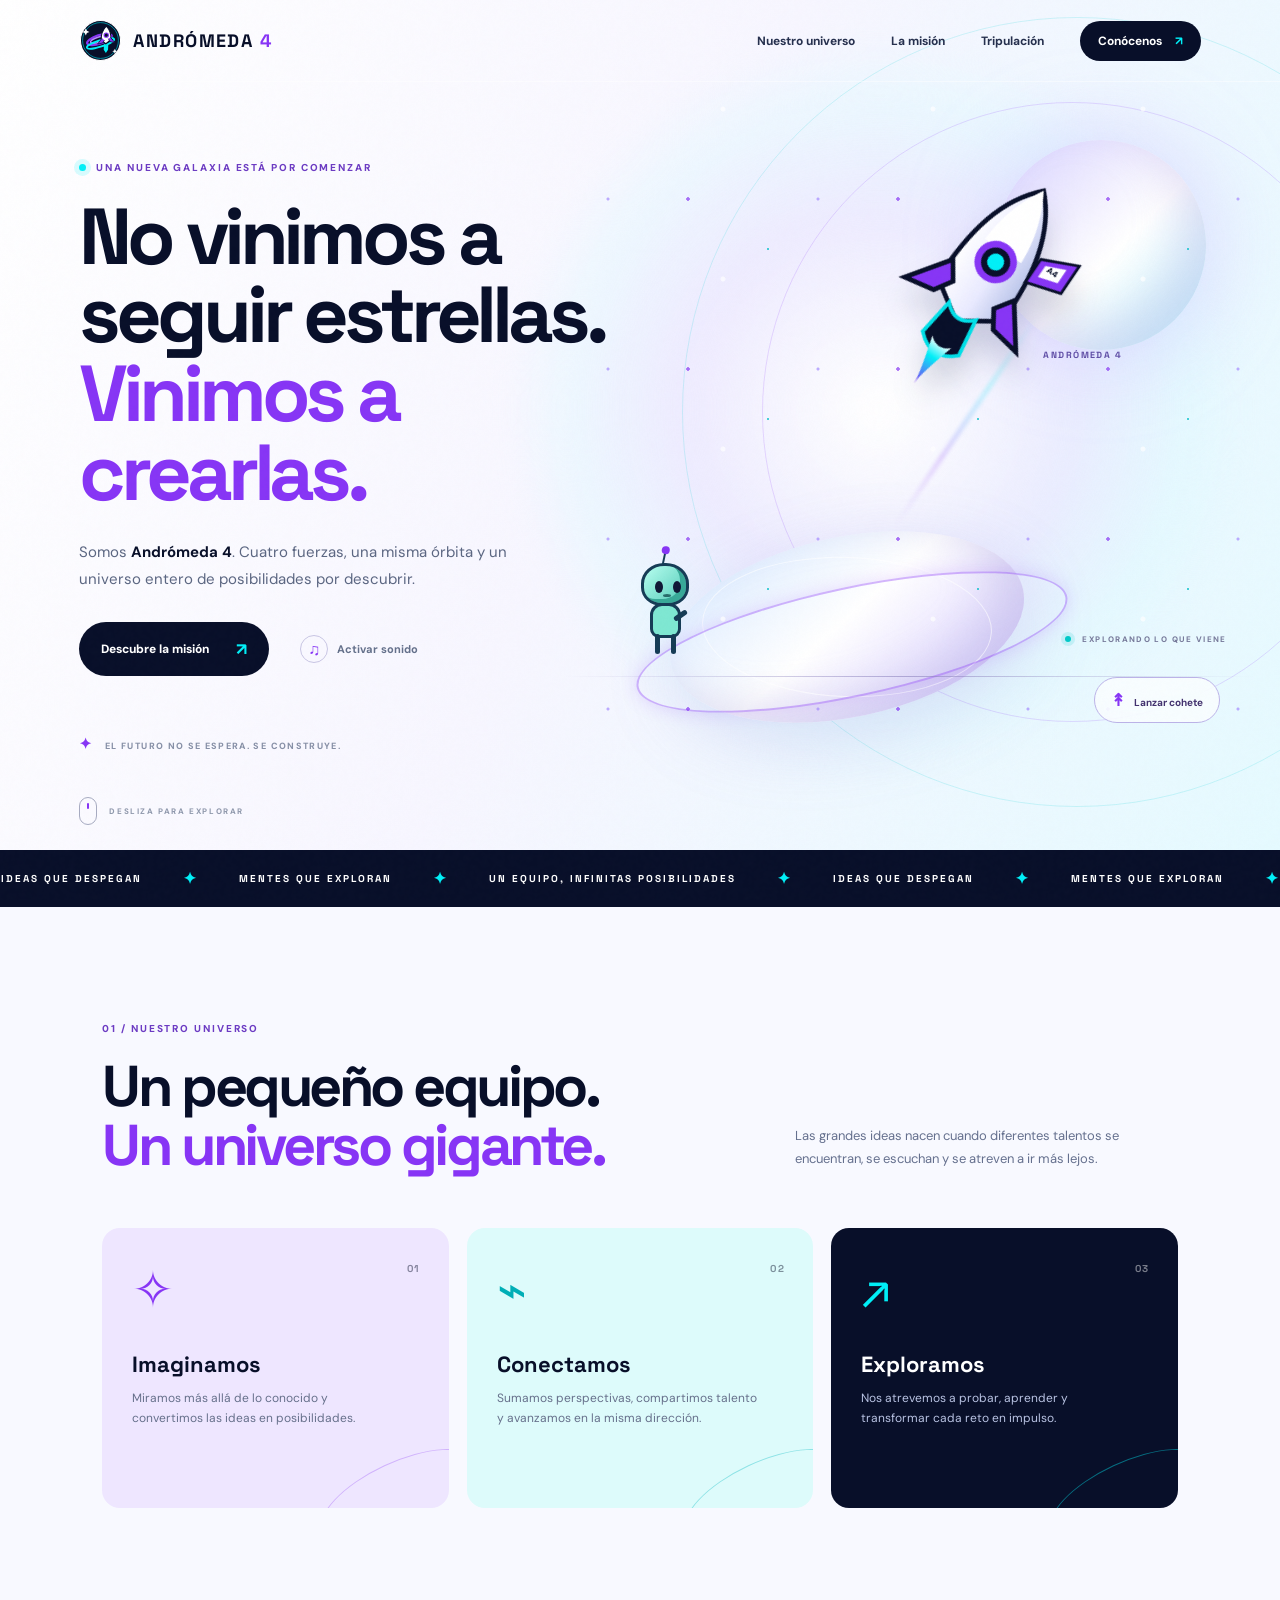
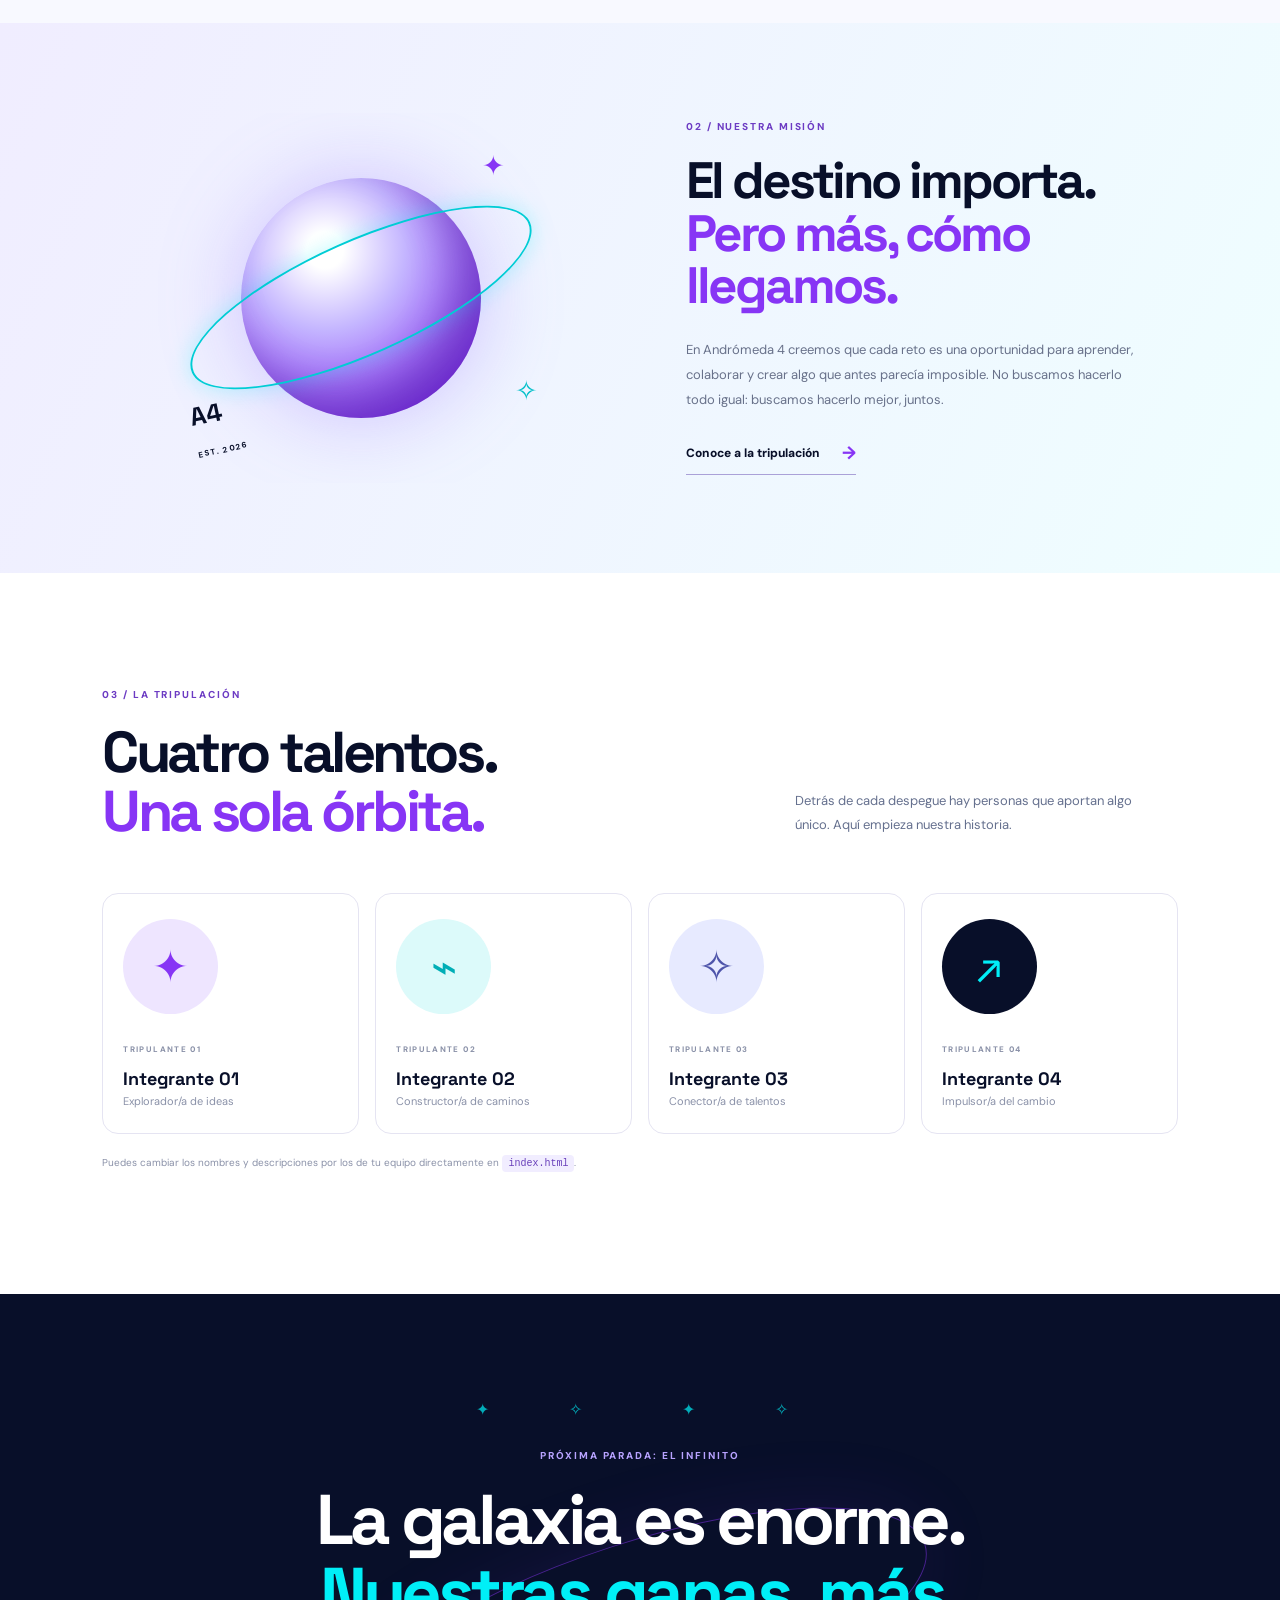
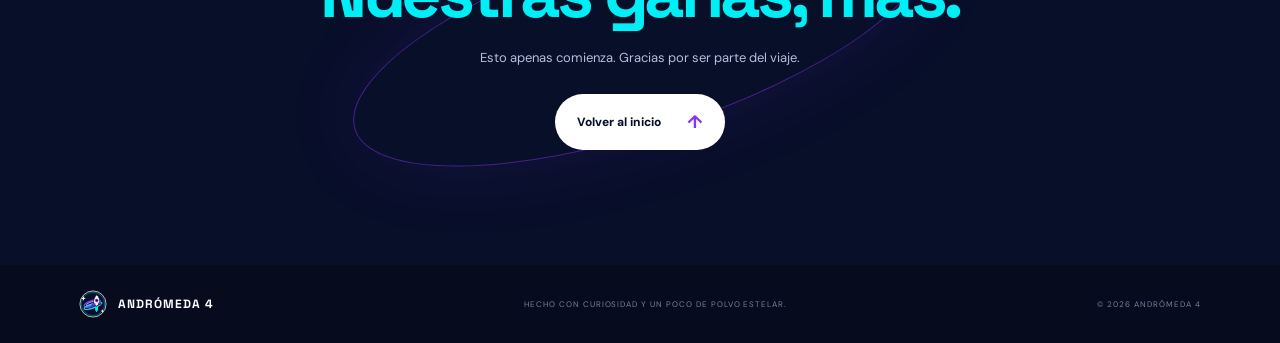
<file: index.html>
<!doctype html>
<html lang="es">
<head>
  <meta charset="utf-8">
  <meta name="viewport" content="width=device-width, initial-scale=1">
  <meta name="theme-color" content="#080f29">
  <meta name="description" content="Andrómeda 4 — exploramos nuevas ideas, creamos en equipo y llegamos más lejos.">
  <title>Andrómeda 4 | Más allá de lo posible</title>
  <link rel="icon" href="assets/favicon.svg" type="image/svg+xml">
  <link rel="preconnect" href="https://fonts.googleapis.com">
  <link rel="preconnect" href="https://fonts.gstatic.com" crossorigin>
  <link href="https://fonts.googleapis.com/css2?family=DM+Sans:wght@400;500;600;700;800&family=Space+Grotesk:wght@400;500;600;700&display=swap" rel="stylesheet">
  <link rel="stylesheet" href="styles.css">
</head>
<body>
  <div class="sky-noise" aria-hidden="true"></div>
  <header class="topbar">
    <a class="brand" href="#inicio" aria-label="Andrómeda 4, inicio">
      <img src="assets/logo.svg" alt="" class="brand-mark">
      <span>ANDRÓMEDA <b>4</b></span>
    </a>
    <button class="menu-toggle" aria-label="Abrir menú" aria-expanded="false"><span></span><span></span></button>
    <nav class="nav" aria-label="Navegación principal">
      <a href="#universo">Nuestro universo</a>
      <a href="#mision">La misión</a>
      <a href="#tripulacion">Tripulación</a>
      <a class="nav-cta" href="#contacto">Conócenos <span>↗</span></a>
    </nav>
  </header>

  <main>
    <section class="hero" id="inicio">
      <div class="sun-glow" aria-hidden="true"></div>
      <div class="orbit orbit-one" aria-hidden="true"></div>
      <div class="orbit orbit-two" aria-hidden="true"></div>
      <div class="hero-copy">
        <div class="eyebrow"><span class="eyebrow-dot"></span> UNA NUEVA GALAXIA ESTÁ POR COMENZAR</div>
        <h1>No vinimos a<br>seguir estrellas.<br><span>Vinimos a crearlas.</span></h1>
        <p class="hero-lead">Somos <strong>Andrómeda 4</strong>. Cuatro fuerzas, una misma órbita y un universo entero de posibilidades por descubrir.</p>
        <div class="hero-actions">
          <a class="button button-primary" href="#mision">Descubre la misión <span>↗</span></a>
          <button class="sound-button" id="soundToggle" type="button" aria-pressed="false"><span class="sound-icon">♫</span><span id="soundLabel">Activar sonido</span></button>
        </div>
        <div class="hero-footnote"><span class="tiny-star">✦</span> EL FUTURO NO SE ESPERA. SE CONSTRUYE.</div>
      </div>

      <div class="space-scene" aria-label="Ilustración animada de un cohete Andrómeda y un pequeño alien explorador">
        <div class="planet planet-back"></div>
        <div class="planet planet-front"><span></span></div>
        <div class="planet-ring"></div>
        <div class="starfield starfield-a"></div><div class="starfield starfield-b"></div>
        <div class="launch-trail"></div>
        <div class="rocket-wrap" id="rocket">
          <svg class="rocket" viewBox="0 0 180 260" role="img" aria-label="Cohete blanco y violeta con una bandera de Andrómeda 4">
            <defs>
              <linearGradient id="rocketBody" x1="0" x2="1"><stop stop-color="#fff"/><stop offset=".55" stop-color="#e9eaff"/><stop offset="1" stop-color="#b9c4e9"/></linearGradient>
              <linearGradient id="flame" x1="0" x2="0" y1="0" y2="1"><stop stop-color="#fff"/><stop offset=".35" stop-color="#00eff7"/><stop offset="1" stop-color="#8735f5"/></linearGradient>
            </defs>
            <path d="M90 12 C58 44 48 91 49 151 L90 178 L131 151 C132 91 122 44 90 12Z" fill="url(#rocketBody)" stroke="#080f29" stroke-width="5"/>
            <path d="M90 12 C72 42 68 68 67 89 L113 89 C112 68 108 42 90 12Z" fill="#fff"/>
            <circle cx="90" cy="103" r="19" fill="#080f29" stroke="#8735f5" stroke-width="7"/><circle cx="90" cy="103" r="9" fill="#00eff7"/>
            <path d="M51 126 L19 170 L52 164 L64 145Z" fill="#8735f5" stroke="#080f29" stroke-width="5"/><path d="M129 126 L161 170 L128 164 L116 145Z" fill="#8735f5" stroke="#080f29" stroke-width="5"/>
            <path d="M73 166 Q90 183 107 166 L113 207 Q90 229 67 207Z" fill="#080f29" stroke="#00dfe7" stroke-width="4"/>
            <path d="M78 205 Q90 247 90 258 Q90 247 102 205 Q90 216 78 205Z" fill="url(#flame)"/>
            <path d="M128 74 L166 57 L166 92 L128 103Z" fill="#8735f5" stroke="#080f29" stroke-width="3"/><path d="M136 77 L157 68 L157 85 L136 91Z" fill="#fff"/><text x="146" y="82" font-size="9" font-weight="800" text-anchor="middle" fill="#080f29">A4</text>
          </svg>
          <span class="rocket-label">ANDRÓMEDA 4</span>
        </div>
        <div class="alien" id="alien" aria-label="Alien explorador caminando">
          <div class="alien-antenna"></div><div class="alien-head"><i></i><i></i><b></b></div>
          <div class="alien-body"><span class="alien-arm"></span></div>
          <div class="alien-legs"><i></i><i></i></div>
        </div>
        <div class="ground-line"></div>
        <div class="scene-caption"><span class="caption-pulse"></span> EXPLORANDO LO QUE VIENE</div>
        <button class="launch-button" id="launchButton" type="button"><span>↟</span> Lanzar cohete</button>
      </div>
      <a class="scroll-cue" href="#universo"><span></span> DESLIZA PARA EXPLORAR</a>
    </section>

    <section class="ticker" aria-label="Lema del equipo"><div class="ticker-track"><span>IDEAS QUE DESPEGAN</span><i>✦</i><span>MENTES QUE EXPLORAN</span><i>✦</i><span>UN EQUIPO, INFINITAS POSIBILIDADES</span><i>✦</i><span>IDEAS QUE DESPEGAN</span><i>✦</i><span>MENTES QUE EXPLORAN</span><i>✦</i></div></section>

    <section class="section universe" id="universo">
      <div class="section-kicker">01 / NUESTRO UNIVERSO</div>
      <div class="section-heading"><h2>Un pequeño equipo.<br><em>Un universo gigante.</em></h2><p>Las grandes ideas nacen cuando diferentes talentos se encuentran, se escuchan y se atreven a ir más lejos.</p></div>
      <div class="values-grid">
        <article class="value-card value-purple"><div class="value-symbol">✧</div><span class="value-number">01</span><h3>Imaginamos</h3><p>Miramos más allá de lo conocido y convertimos las ideas en posibilidades.</p><div class="card-orbit"></div></article>
        <article class="value-card value-cyan"><div class="value-symbol">⌁</div><span class="value-number">02</span><h3>Conectamos</h3><p>Sumamos perspectivas, compartimos talento y avanzamos en la misma dirección.</p><div class="card-orbit"></div></article>
        <article class="value-card value-navy"><div class="value-symbol">↗</div><span class="value-number">03</span><h3>Exploramos</h3><p>Nos atrevemos a probar, aprender y transformar cada reto en impulso.</p><div class="card-orbit"></div></article>
      </div>
    </section>

    <section class="mission" id="mision">
      <div class="mission-art"><div class="mission-planet"></div><div class="mission-star s1">✦</div><div class="mission-star s2">✧</div><div class="mission-orbit"></div><div class="mission-stamp">A4<br><small>EST. 2026</small></div></div>
      <div class="mission-copy"><div class="section-kicker">02 / NUESTRA MISIÓN</div><h2>El destino importa.<br><em>Pero más, cómo llegamos.</em></h2><p>En Andrómeda 4 creemos que cada reto es una oportunidad para aprender, colaborar y crear algo que antes parecía imposible. No buscamos hacerlo todo igual: buscamos hacerlo mejor, juntos.</p><a class="text-link" href="#tripulacion">Conoce a la tripulación <span>→</span></a></div>
    </section>

    <section class="section crew" id="tripulacion">
      <div class="section-kicker">03 / LA TRIPULACIÓN</div>
      <div class="section-heading"><h2>Cuatro talentos.<br><em>Una sola órbita.</em></h2><p>Detrás de cada despegue hay personas que aportan algo único. Aquí empieza nuestra historia.</p></div>
      <div class="crew-grid">
        <article class="crew-card"><div class="crew-avatar avatar-one">✦</div><span>TRIPULANTE 01</span><h3>Integrante 01</h3><p>Explorador/a de ideas</p></article>
        <article class="crew-card"><div class="crew-avatar avatar-two">⌁</div><span>TRIPULANTE 02</span><h3>Integrante 02</h3><p>Constructor/a de caminos</p></article>
        <article class="crew-card"><div class="crew-avatar avatar-three">✧</div><span>TRIPULANTE 03</span><h3>Integrante 03</h3><p>Conector/a de talentos</p></article>
        <article class="crew-card"><div class="crew-avatar avatar-four">↗</div><span>TRIPULANTE 04</span><h3>Integrante 04</h3><p>Impulsor/a del cambio</p></article>
      </div>
      <p class="edit-note">Puedes cambiar los nombres y descripciones por los de tu equipo directamente en <code>index.html</code>.</p>
    </section>

    <section class="final-cta" id="contacto">
      <div class="cta-stars">✦　　✧　　 ✦　　✧</div><div class="section-kicker">PRÓXIMA PARADA: EL INFINITO</div>
      <h2>La galaxia es enorme.<br><em>Nuestras ganas, más.</em></h2>
      <p>Esto apenas comienza. Gracias por ser parte del viaje.</p>
      <a class="button button-light" href="#inicio">Volver al inicio <span>↑</span></a>
      <div class="cta-orbit"></div>
    </section>
  </main>

  <footer class="footer"><a class="footer-brand" href="#inicio"><img src="assets/logo.svg" alt=""> ANDRÓMEDA 4</a><span>HECHO CON CURIOSIDAD Y UN POCO DE POLVO ESTELAR.</span><span>© 2026 ANDRÓMEDA 4</span></footer>
  <div class="sound-status" id="soundStatus" aria-live="polite"></div>
  <script src="script.js"></script>
</body>
</html>
</file>
<file: styles.css>
:root{--navy:#080f29;--purple:#8735f5;--cyan:#00eff7;--white:#fff;--ink:#101735;--lav:#eee8ff;--muted:#65708e;--font:'DM Sans',sans-serif;--display:'Space Grotesk',sans-serif}*{box-sizing:border-box}html{scroll-behavior:smooth}body{margin:0;background:#f8f9ff;color:var(--navy);font-family:var(--font);overflow-x:hidden}.sky-noise{position:fixed;inset:0;pointer-events:none;z-index:10;opacity:.13;background-image:url("data:image/svg+xml,%3Csvg viewBox='0 0 180 180' xmlns='http://www.w3.org/2000/svg'%3E%3Cfilter id='n'%3E%3CfeTurbulence type='fractalNoise' baseFrequency='.9' numOctaves='3' stitchTiles='stitch'/%3E%3C/filter%3E%3Crect width='100%25' height='100%25' filter='url(%23n)' opacity='.13'/%3E%3C/svg%3E")}.topbar{height:82px;display:flex;align-items:center;justify-content:space-between;padding:0 6.2%;position:absolute;z-index:20;top:0;left:0;width:100%;border-bottom:1px solid #ffffff70}.brand,.footer-brand{display:flex;align-items:center;gap:11px;text-decoration:none;color:var(--navy);font-family:var(--display);font-size:18px;font-weight:700;letter-spacing:.08em}.brand-mark{width:43px;height:43px}.brand b{color:var(--purple)}.nav{display:flex;align-items:center;gap:36px}.nav a{font-size:12px;font-weight:700;color:#26304e;text-decoration:none;transition:.2s}.nav a:hover{color:var(--purple)}.nav .nav-cta{background:var(--navy);color:white;padding:12px 18px;border-radius:30px}.nav-cta span{color:var(--cyan);margin-left:10px}.menu-toggle{display:none}.hero{min-height:790px;height:min(850px,100svh);padding:155px 6.2% 90px;position:relative;display:flex;align-items:center;overflow:hidden;background:linear-gradient(115deg,#fff 0%,#f7f6ff 48%,#e5faff 100%)}.sun-glow{position:absolute;width:750px;height:750px;border-radius:50%;right:2%;top:4%;background:radial-gradient(circle,#fff 0%,#e7e0ff80 36%,#d7faff50 58%,transparent 70%);filter:blur(12px)}.hero-copy{position:relative;z-index:4;width:49%;max-width:650px}.eyebrow,.section-kicker{font-size:10px;letter-spacing:.19em;font-weight:800;color:#6c3bc3}.eyebrow{display:flex;align-items:center;gap:10px;margin-bottom:24px}.eyebrow-dot{height:7px;width:7px;background:var(--cyan);border-radius:50%;box-shadow:0 0 0 5px #00eff726}.hero h1{font:700 clamp(48px,6.2vw,86px)/.99 var(--display);letter-spacing:-.065em;margin:0;color:var(--navy)}.hero h1 span,.section-heading h2 em,.mission-copy h2 em,.final-cta h2 em{font-style:normal;color:var(--purple)}.hero-lead{font-size:15px;line-height:1.8;color:#5b6682;max-width:470px;margin:27px 0 29px}.hero-lead strong{color:var(--navy)}.hero-actions{display:flex;align-items:center;gap:25px}.button{display:inline-flex;align-items:center;gap:26px;text-decoration:none;border-radius:40px;padding:16px 22px;font-size:12px;font-weight:800;transition:transform .25s,box-shadow .25s}.button:hover{transform:translateY(-3px);box-shadow:0 12px 28px #080f2926}.button-primary{background:var(--navy);color:white}.button-primary span{color:var(--cyan);font-size:17px}.sound-button{border:0;background:none;display:flex;align-items:center;gap:9px;color:#64708b;font:700 11px var(--font);cursor:pointer}.sound-icon{height:28px;width:28px;border:1px solid #c9c6e4;border-radius:50%;display:grid;place-items:center;color:var(--purple);font-size:16px}.sound-button[aria-pressed=true] .sound-icon{background:var(--purple);color:white}.hero-footnote{font-size:9px;letter-spacing:.15em;font-weight:800;color:#8790a7;margin-top:58px}.tiny-star{color:var(--purple);font-size:15px;margin-right:8px}.space-scene{position:absolute;z-index:2;right:2%;top:11%;width:54%;height:78%;max-width:820px}.planet{position:absolute;border-radius:50%}.planet-back{width:210px;height:210px;right:7%;top:7%;background:linear-gradient(135deg,#d6d0ff,#fff 55%,#c2faff);box-shadow:inset -25px -25px 45px #9c8cdb45,0 0 90px #b6a4ff65;animation:float 8s ease-in-out infinite}.planet-front{width:360px;height:180px;left:15%;bottom:6%;background:linear-gradient(150deg,#d6e8ff,#fff 48%,#d5caff);box-shadow:inset -25px -20px 45px #a7a2d755,0 20px 70px #8e8cda35;transform:rotate(-12deg)}.planet-front span{position:absolute;inset:20px 35px;border:1px solid #fff9;border-radius:50%;transform:rotate(14deg)}.planet-ring{position:absolute;width:440px;height:110px;left:10%;bottom:9%;border:2px solid #8735f55c;border-radius:50%;transform:rotate(-12deg);box-shadow:0 0 18px #8735f52b}.orbit{position:absolute;border:1px solid #8735f52a;border-radius:50%;pointer-events:none}.orbit-one{width:620px;height:620px;right:-8%;top:12%}.orbit-two{width:790px;height:790px;right:-15%;top:2%;border-color:#00cdd32a}.starfield{position:absolute;inset:0;background-repeat:repeat;background-size:210px 170px;opacity:.7}.starfield-a{background-image:radial-gradient(circle,#8735f5 1.5px,transparent 2px),radial-gradient(circle,#00bfc9 1px,transparent 1.5px);background-position:20px 20px,100px 70px;animation:twinkle 4s ease-in-out infinite alternate}.starfield-b{background-image:radial-gradient(circle,#fff 2px,transparent 3px),radial-gradient(circle,#a58cff 1px,transparent 2px);background-position:55px 100px,150px 20px;animation:twinkle 3s ease-in-out infinite alternate-reverse}.rocket-wrap{position:absolute;width:170px;left:48%;top:10%;transform:rotate(34deg);z-index:5;animation:rocketFloat 5s ease-in-out infinite}.rocket{width:100%;filter:drop-shadow(12px 18px 14px #18234a2b)}.rocket-label{position:absolute;top:48%;left:100%;white-space:nowrap;font:700 9px var(--display);letter-spacing:.16em;color:#5f4da6;transform:rotate(-34deg)}.launch-trail{position:absolute;left:58%;top:30%;height:260px;width:3px;border-radius:100%;background:linear-gradient(transparent,#00eff7,#8735f5,transparent);filter:blur(2px);transform:rotate(34deg);opacity:.35}.alien{position:absolute;z-index:6;left:10%;bottom:14%;width:64px;height:105px;animation:walk 9s linear infinite}.alien-head{position:absolute;left:9px;top:4px;width:48px;height:43px;background:linear-gradient(135deg,#b8fff0,#51c9b7);border:3px solid #153b55;border-radius:48% 48% 43% 43%;box-shadow:inset -6px -4px 0 #38a998}.alien-head i{position:absolute;top:15px;width:8px;height:12px;background:#101735;border-radius:50%;left:11px}.alien-head i:nth-child(2){left:29px}.alien-head b{position:absolute;bottom:6px;left:19px;width:8px;height:3px;border-radius:50%;background:#286c6a}.alien-antenna{position:absolute;top:-8px;left:31px;width:2px;height:15px;background:#153b55;transform:rotate(12deg)}.alien-antenna:after{content:'';position:absolute;top:-5px;left:-3px;width:8px;height:8px;border-radius:50%;background:var(--purple)}.alien-body{position:absolute;left:18px;top:44px;width:31px;height:35px;border:3px solid #153b55;border-radius:12px 12px 9px 9px;background:#7ee7d2}.alien-arm{position:absolute;right:-10px;top:7px;width:15px;height:5px;border-radius:5px;background:#153b55;transform:rotate(-35deg)}.alien-legs i{position:absolute;top:75px;left:23px;width:5px;height:20px;border-radius:5px;background:#153b55;transform-origin:top;animation:leg .45s ease-in-out infinite alternate}.alien-legs i:nth-child(2){left:39px;animation-delay:-.45s}.ground-line{position:absolute;left:0;right:0;bottom:12%;height:1px;background:linear-gradient(90deg,transparent,#8d83bd99,transparent)}.scene-caption{position:absolute;right:4%;bottom:17%;font-size:8px;letter-spacing:.17em;font-weight:800;color:#777a9b}.caption-pulse{display:inline-block;width:6px;height:6px;border-radius:50%;background:#00c9c9;margin-right:8px;box-shadow:0 0 0 4px #00c9c926}.launch-button{position:absolute;right:5%;bottom:5%;border:1px solid #bcb3e8;background:#ffffffa8;backdrop-filter:blur(10px);border-radius:30px;padding:11px 16px;color:#42316e;font:700 10px var(--font);cursor:pointer;transition:.2s}.launch-button:hover{background:var(--navy);color:white}.launch-button span{font-size:17px;color:var(--purple);margin-right:7px}.scroll-cue{position:absolute;bottom:25px;left:6.2%;font-size:8px;letter-spacing:.2em;font-weight:800;color:#9099ad;text-decoration:none;display:flex;align-items:center;gap:12px}.scroll-cue span{height:28px;width:18px;border:1px solid #a7abc1;border-radius:12px;position:relative}.scroll-cue span:after{content:'';position:absolute;top:5px;left:7px;width:2px;height:6px;border-radius:2px;background:var(--purple);animation:scroll 1.5s infinite}.ticker{background:var(--navy);color:#fff;overflow:hidden;padding:18px 0}.ticker-track{display:flex;align-items:center;justify-content:space-around;gap:40px;min-width:900px;white-space:nowrap;animation:marquee 26s linear infinite;font:700 10px var(--display);letter-spacing:.2em}.ticker-track i{font-style:normal;color:var(--cyan);font-size:16px}.section{padding:115px 8%}.section-kicker{margin-bottom:22px}.section-heading{display:flex;align-items:flex-end;justify-content:space-between;gap:40px;margin-bottom:52px}.section-heading h2,.mission-copy h2,.final-cta h2{font:700 clamp(37px,4.5vw,62px)/1.03 var(--display);letter-spacing:-.06em;margin:0}.section-heading p{max-width:350px;color:var(--muted);font-size:13px;line-height:1.8;margin:0 3% 5px 0}.values-grid{display:grid;grid-template-columns:repeat(3,1fr);gap:18px}.value-card{min-height:280px;padding:30px;border-radius:18px;position:relative;overflow:hidden}.value-purple{background:#eee6ff}.value-cyan{background:#ddfbfb}.value-navy{background:var(--navy);color:white}.value-symbol{font:50px var(--display);color:var(--purple);margin-bottom:28px}.value-cyan .value-symbol{color:#00aeb6}.value-navy .value-symbol{color:var(--cyan)}.value-number{position:absolute;right:28px;top:34px;font:700 10px var(--display);letter-spacing:.15em;opacity:.45}.value-card h3{font:700 22px var(--display);margin:0 0 10px}.value-card p{font-size:12px;line-height:1.7;color:#66708b;max-width:260px;margin:0}.value-navy p{color:#b9c3e3}.card-orbit{position:absolute;width:170px;height:70px;border:1px solid #8735f54a;border-radius:50%;right:-35px;bottom:-24px;transform:rotate(-25deg)}.value-cyan .card-orbit{border-color:#00b8be5c}.value-navy .card-orbit{border-color:#00eff76b}.mission{display:grid;grid-template-columns:1fr 1fr;align-items:center;gap:9%;padding:90px 10%;background:linear-gradient(115deg,#f0edff,#effeff)}.mission-art{height:370px;position:relative;display:grid;place-items:center;overflow:hidden}.mission-planet{width:240px;height:240px;border-radius:50%;background:radial-gradient(circle at 35% 30%,#fff 0 8%,#c4b5ff 35%,#8735f5 78%,#3d1b83 100%);box-shadow:0 0 80px #9b78ff65,inset -25px -25px 40px #3c207a55;animation:float 7s ease-in-out infinite}.mission-orbit{position:absolute;width:370px;height:115px;border:2px solid #00cdd5;border-radius:50%;transform:rotate(-24deg);box-shadow:0 0 22px #00eff744}.mission-stamp{position:absolute;bottom:23px;left:14%;font:700 25px var(--display);color:var(--navy);transform:rotate(-12deg)}.mission-stamp small{font:700 8px var(--font);letter-spacing:.18em}.mission-star{position:absolute;color:var(--purple);font-size:27px}.s1{top:35px;right:19%}.s2{bottom:75px;right:12%;color:#00bfc9}.mission-copy h2{font-size:clamp(36px,4vw,55px);margin-bottom:25px}.mission-copy p{color:#68718a;line-height:1.9;font-size:13px;max-width:470px}.text-link{display:inline-flex;gap:22px;align-items:center;margin-top:16px;color:var(--navy);text-decoration:none;font-size:12px;font-weight:800;border-bottom:1px solid #aaa1d8;padding-bottom:9px}.text-link span{color:var(--purple);font-size:18px}.crew{background:#fff}.crew-grid{display:grid;grid-template-columns:repeat(4,1fr);gap:16px}.crew-card{border:1px solid #e5e4f2;border-radius:16px;padding:25px 20px;transition:transform .25s,box-shadow .25s}.crew-card:hover{transform:translateY(-7px);box-shadow:0 18px 35px #1c1a4520}.crew-avatar{height:95px;width:95px;border-radius:50%;display:grid;place-items:center;font:44px var(--display);margin-bottom:22px}.avatar-one{background:#eee5ff;color:#8735f5}.avatar-two{background:#dcfafa;color:#00aeb6}.avatar-three{background:#e7eaff;color:#4e54aa}.avatar-four{background:#080f29;color:#00eff7}.crew-card>span{font-size:8px;letter-spacing:.17em;font-weight:800;color:#8a91a8}.crew-card h3{font:700 18px var(--display);margin:10px 0 4px}.crew-card p{font-size:11px;color:#8a91a8;margin:0}.edit-note{font-size:10px;color:#8a91a8;margin-top:22px}.edit-note code{background:#f1edff;padding:3px 6px;border-radius:4px;color:#6940ba}.final-cta{position:relative;overflow:hidden;text-align:center;padding:105px 20px 115px;background:var(--navy);color:white}.final-cta .section-kicker{color:#b8a3ff}.final-cta h2{font-size:clamp(42px,5.5vw,72px);position:relative;z-index:1}.final-cta h2 em{color:var(--cyan)}.final-cta p{color:#b4bfdc;font-size:13px;margin:20px 0 28px;position:relative;z-index:1}.button-light{background:white;color:var(--navy);position:relative;z-index:2}.button-light span{color:var(--purple);font-size:18px}.cta-stars{color:var(--cyan);letter-spacing:1em;margin-bottom:28px;opacity:.7}.cta-orbit{position:absolute;width:600px;height:190px;border:1px solid #8735f580;border-radius:50%;left:50%;top:50%;transform:translate(-50%,-20%) rotate(-18deg);box-shadow:0 0 80px #8735f51a}.footer{display:flex;align-items:center;justify-content:space-between;padding:25px 6.2%;background:#060b1d;color:#77819f}.footer-brand{color:white;font-size:12px}.footer-brand img{width:28px;height:28px}.footer>span{font-size:8px;letter-spacing:.12em}.sound-status{position:fixed;bottom:20px;right:20px;background:var(--navy);color:white;padding:10px 15px;border-radius:20px;font-size:10px;opacity:0;transform:translateY(8px);transition:.25s;z-index:30;pointer-events:none}.sound-status.show{opacity:1;transform:translateY(0)}.rocket.launching{animation:launch .95s cubic-bezier(.2,.7,.2,1) forwards!important}.rocket.launching+.rocket-label{opacity:0}@keyframes float{0%,100%{transform:translateY(0)}50%{transform:translateY(-15px)}}@keyframes rocketFloat{0%,100%{translate:0 0}50%{translate:12px -17px}}@keyframes twinkle{from{opacity:.25}to{opacity:.85}}@keyframes walk{0%{transform:translateX(0)}45%{transform:translateX(240px)}50%{transform:translateX(240px) scaleX(-1)}95%{transform:translateX(0) scaleX(-1)}100%{transform:translateX(0)}}@keyframes leg{to{transform:rotate(28deg)}}@keyframes launch{0%{transform:translateY(0) rotate(34deg) scale(1);opacity:1}100%{transform:translate(130px,-520px) rotate(34deg) scale(.55);opacity:0}}@keyframes marquee{to{transform:translateX(-30%)}}@keyframes scroll{0%{transform:translateY(0);opacity:1}100%{transform:translateY(9px);opacity:0}}@media(max-width:900px){.hero{min-height:950px;height:auto;align-items:flex-start;padding-top:145px}.hero-copy{width:70%}.space-scene{top:43%;right:-3%;width:75%;height:53%}.hero h1{font-size:clamp(48px,8vw,76px)}.section{padding:85px 6%}.mission{padding:75px 7%;gap:4%}.crew-grid{grid-template-columns:repeat(2,1fr)}.footer{gap:15px;flex-wrap:wrap}.footer>span:nth-child(2){order:3;width:100%}}@media(max-width:620px){.topbar{height:70px;padding:0 5%}.brand{font-size:15px}.brand-mark{width:36px;height:36px}.menu-toggle{display:flex;flex-direction:column;gap:5px;border:0;background:none;padding:10px;z-index:22}.menu-toggle span{width:23px;height:2px;background:var(--navy)}.nav{display:none;position:absolute;top:70px;left:0;right:0;background:#fff;padding:24px;box-shadow:0 15px 25px #080f2915;flex-direction:column;gap:22px}.nav.open{display:flex}.hero{min-height:900px;padding:125px 6% 60px}.hero-copy{width:100%}.hero h1{font-size:clamp(45px,12vw,65px)}.hero-lead{font-size:13px;max-width:360px}.hero-footnote{margin-top:35px}.space-scene{top:52%;right:-12%;width:110%;height:43%;transform:scale(.9);transform-origin:top center}.planet-front{width:270px;height:130px;left:18%}.planet-ring{width:330px;height:85px}.planet-back{width:140px;height:140px}.rocket-wrap{width:125px;left:47%;top:8%}.alien{transform:scale(.8);transform-origin:bottom left}.scene-caption{font-size:7px}.launch-button{right:12%;bottom:0}.scroll-cue{bottom:16px}.section{padding:72px 6%}.section-heading{display:block;margin-bottom:32px}.section-heading h2,.mission-copy h2{font-size:42px}.section-heading p{margin:20px 0 0}.values-grid{grid-template-columns:1fr}.value-card{min-height:230px}.mission{grid-template-columns:1fr;padding:65px 7%;gap:35px}.mission-art{height:260px;order:2}.mission-planet{width:180px;height:180px}.mission-orbit{width:290px;height:90px}.mission-copy h2{font-size:39px}.crew-grid{gap:10px}.crew-card{padding:18px 14px}.crew-avatar{width:75px;height:75px;font-size:35px}.crew-card h3{font-size:15px}.crew-card p{font-size:10px}.final-cta{padding:80px 18px 90px}.final-cta h2{font-size:44px}.footer{padding:22px 6%;justify-content:center;text-align:center}.footer-brand{width:100%;justify-content:center}.footer>span{line-height:1.5}.ticker-track{animation-duration:20s}}@media(prefers-reduced-motion:reduce){*,*::before,*::after{animation-duration:.01ms!important;animation-iteration-count:1!important;scroll-behavior:auto!important;transition-duration:.01ms!important}}
</file>
